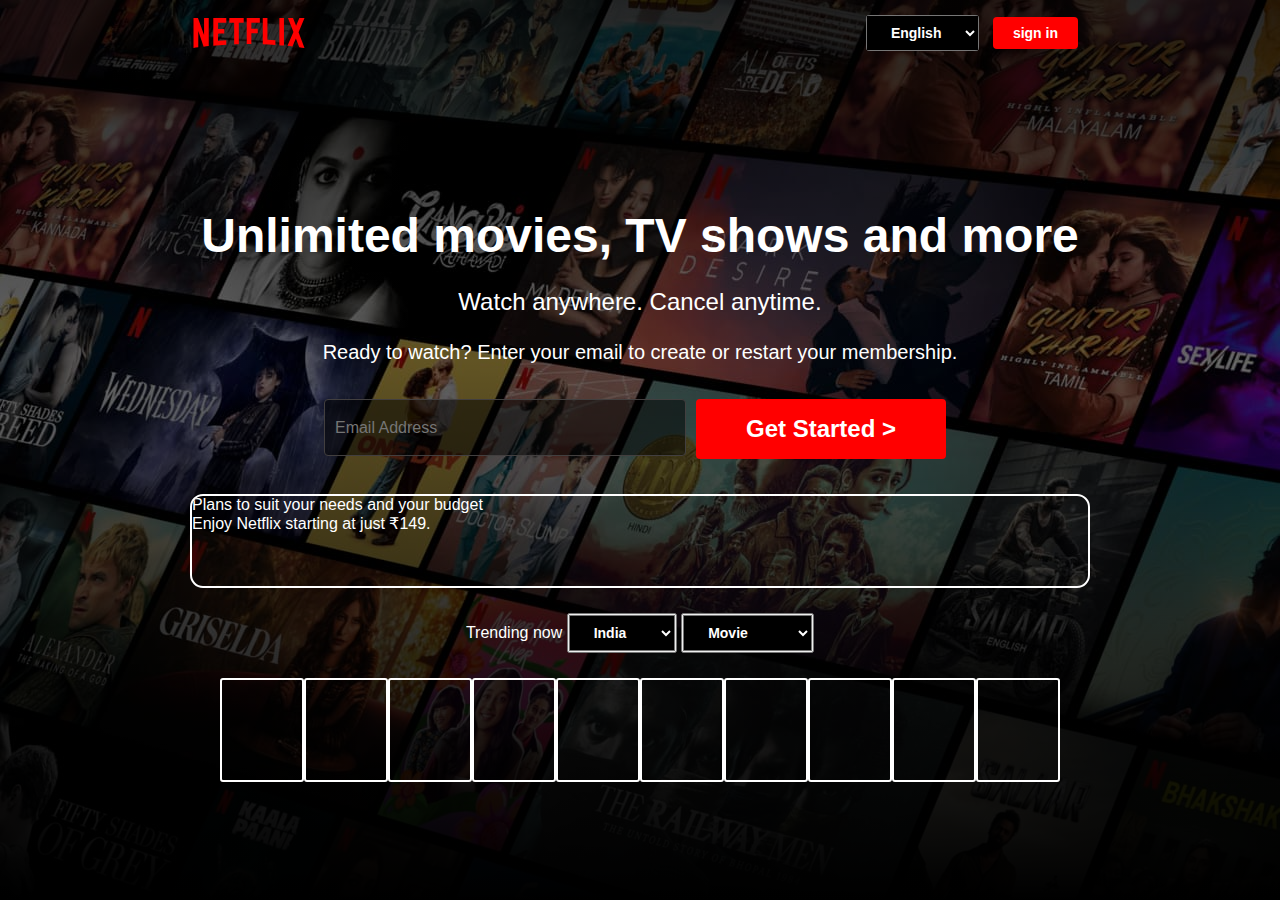
<file: index.html>
<!DOCTYPE html>
<html lang="en">

<head>
    <meta charset="UTF-8">
    <meta name="viewport" content="width=device-width, initial-scale=1.0">
    <title>Netflix India</title>
    <link rel="shortcut icon" href="./img/netflix.ico" type="image/x-icon">
    <link rel="stylesheet" href="style.css">
</head>

<body>
    <div class="background"></div>
    <div class="backgradient"></div>
    <div class="main">
        <nav>
            <img src="img/logo.svg" width="75" height="30">
            <div>
                <button id="english">
                    <select name="lang" id="lang">
                                <option value="eng">English</option>
                                <option value="hi">Hindi</option>
                    </select>
                </button>
                <button id="signin">sign in</button>
            </div>
        </nav>
        <div class="hero">
            <span>Unlimited movies, TV shows and more</span>
            <span>Watch anywhere. Cancel anytime.</span>
            <span>Ready to watch? Enter your email to create or restart your membership.</span>
            <div class="midbox">
                <div class="emailbox">
                    <p class="hide">Email Address</p>
                <input type="text" placeholder="Email Address"></div>
                <button id="get_started">Get Started ></button>
            </div>
            <div class="house">
                <span>Plans to suit your needs and your budget</span>
                <span>Enjoy Netflix starting at just ₹149.</span>
            </div>
            <div class="trending">
                Trending now
                <button id="india">
                    <select name="lang" id="lang">
                                <option value="eng">India</option>
                                <option value="hi">Global</option>
                    </select>
                </button> 
                <button id="movie">
                    <select name="lang" id="lang">
                                <option value="eng">Movie</option>
                                <option value="hi">TV Shows</option>
                    </select>
                </button> 

            </div>
            <div class="movie">
            <div class="movbox"></div>
            <div class="movbox"></div>
            <div class="movbox"></div>
            <div class="movbox"></div>
            <div class="movbox"></div>
            <div class="movbox"></div>
            <div class="movbox"></div>
            <div class="movbox"></div>
            <div class="movbox"></div>
            <div class="movbox"></div>
            </div>
        </div>

        <div class="box"></div>


    </div>
    <script src="app.js"></script>
</body>

</html>
</file>
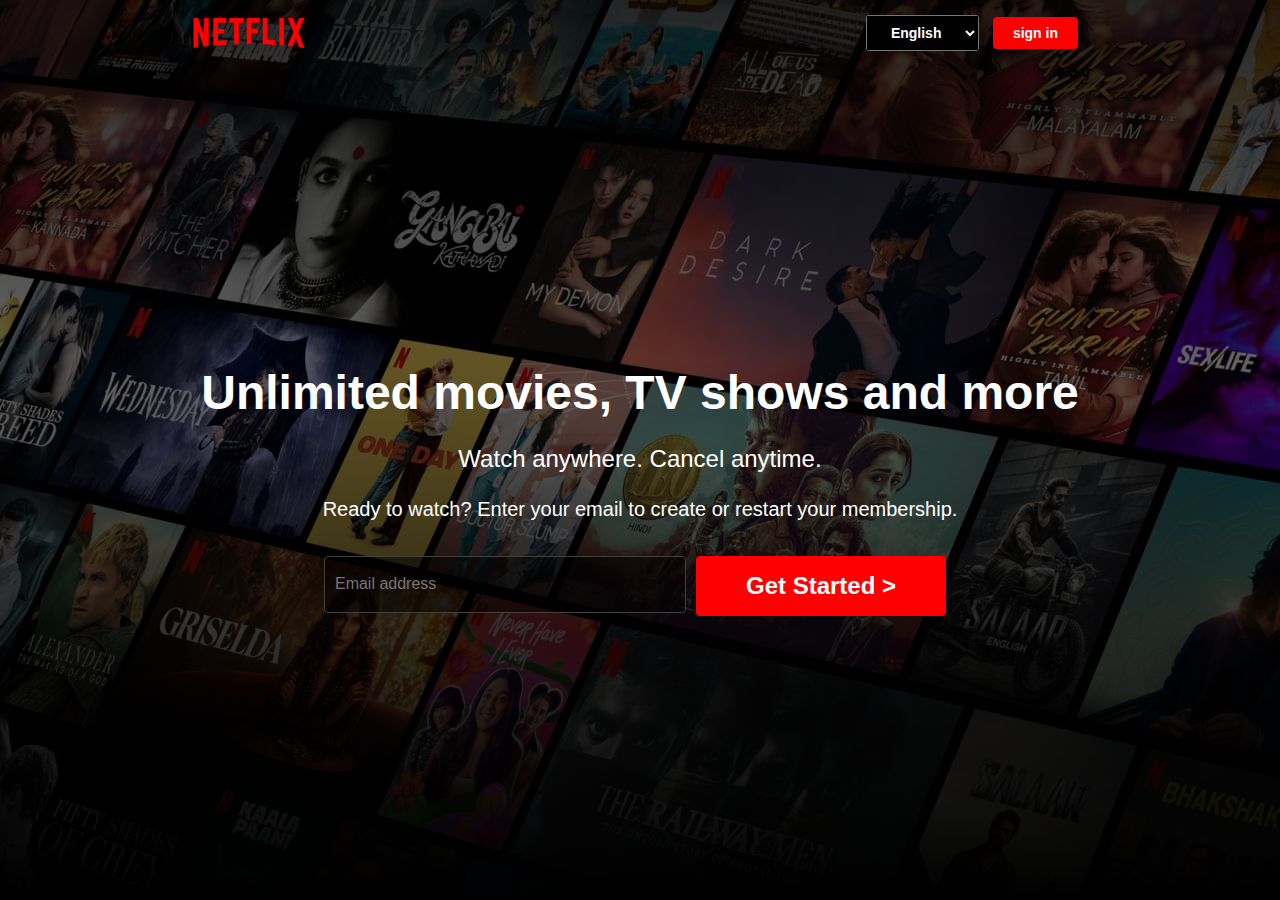
<file: netflix.html>
<!DOCTYPE html>
<html lang="en">

<head>
    <meta charset="UTF-8">
    <meta name="viewport" content="width=device-width, initial-scale=1.0">
    <title>Netflix</title>
    <link rel="stylesheet" href="style.css">
</head>

<body>
    <div class="background"></div>
    <div class="backgradient"></div>
    <div class="main">
        <nav>
            <img src="img/logo.svg" width="75" height="30">
            <div>
                <button id="english">
                    <select name="lang" id="lang">
                                <option value="eng">English</option>
                                <option value="hi">Hindi</option>
                    </select>
                </button>
                <button id="signin">sign in</button>
            </div>
        </nav>
        <div class="hero">
            <span>Unlimited movies, TV shows and more</span>
            <span>Watch anywhere. Cancel anytime.</span>
            <span>Ready to watch? Enter your email to create or restart your membership.</span>
            <div class="midbox">
                <div class="emailbox">
                <input type="text" placeholder="Email address"></div>
                <button id="get_started">Get Started ></button>
            </div>
        </div>

        <div class="box"></div>
    </div>
</body>

</html>
</file>
<file: style.css>
@import url('https://fonts.googleapis.com/css2?family=Martel+Sans:wght@200;300;400;600;700;800;900&display=swap');

* {
    margin: 0%;
    padding: 0%;
    overflow: hidden;
}


.background {
    height: 100vh;
    width: 100vw;
    background-image: url("./img/bg.jpg");
    position: absolute;
    top: 0;
    z-index: -1;
}

.main {
    height: 100vh;
    background-position: center center;
    background-repeat: no-repeat;
    background-size: max(1350px, 100vw);
    background-image: linear-gradient(to top, rgb(0, 0, 0) 0, rgba(0, 0, 0, 0.484) 60%, rgba(0, 0, 0, 0.8) 100%);
}


.main .box {
    height: 80vh;
    opacity: 0.45;
    width: 100vw;
    background-color: black;
}

nav {
    width: 70vw;
    margin: auto;
    display: flex;
    align-items: center;
    justify-content: space-between;
    height: 65px;

}

nav img {
    color: red;
    width: 114px;
    position: relative;
    z-index: 10;
}

nav button {
    position: relative;
    z-index: 10;
    border: none;
    border-radius: 4px;
}

#get_started {
    background-color: red;
    color: white;
    padding: 16px 50px 16px 50px;
    font-size: 24px;
    font-weight: 700;
    margin: 10px;
    position: relative;
    z-index: 10;
    border: none;
    border-radius: 4px;
}

select {
    height: 100%;
    width: 100%;
    padding: 8px 20px 8px 20px;
    color: white;
    background-color: black;
    font-weight: 700;
    font-size: 14px;

}

#signin {
    background-color: red;
    color: white;
    padding: 8px 20px 8px 20px;
    font-size: 14px;
    font-weight: 700;
    margin: 10px;
}

.hero {
    font-family: "Netflix sans", sans-serif;
    align-items: center;
    justify-content: center;
    color: white;
    height: 100%;
    display: flex;
    flex-direction: column;
    position: relative;
    top: -20px;
    gap: 25px;
}

.hero> :first-child {
    font-size: 48px;
    font-weight: 900;
}

.hero> :nth-child(2) {
    font-size: 24px;
    font-weight: 400;
}

.hero> :nth-child(3) {
    font-size: 20px;
    font-weight: 400;
}

input {
    font-size: 16px;
    background-color: transparent;
    border: none;
    margin: 10px;
    font-weight: 500;
    color:white
}
input:focus{
    border: none;
    outline: none;
    & .emailbox{
        border: 1px solid white;
    }
}

.midbox {
    display: flex;
}

.emailbox {
    height: 55px;
    width: 360px;
    background-color: rgba(0, 0, 0, 0.495);
    position: relative;
    top: 10px;
    display: flex;
    border-radius:4px ;
    border: 1px solid rgb(66, 63, 63);

}

p{
    margin-left: 10px;
    font-size: 14px;
    margin-top: 6px;
    color: rgb(133, 130, 130);
}

.hide{
    display: none;
}



.house{
    height: 10vh;
    width: 70vw;
    display: flex;
    flex-direction: column;
    border: 2px solid white;
    border-radius: 13px;

}
.movie{
    display: flex;
    flex-direction: row;
}
.movbox {
    height: 100px;
    width: 80px;
    border: 2px solid white;
    border-radius: 3px;
    
}
</file>
